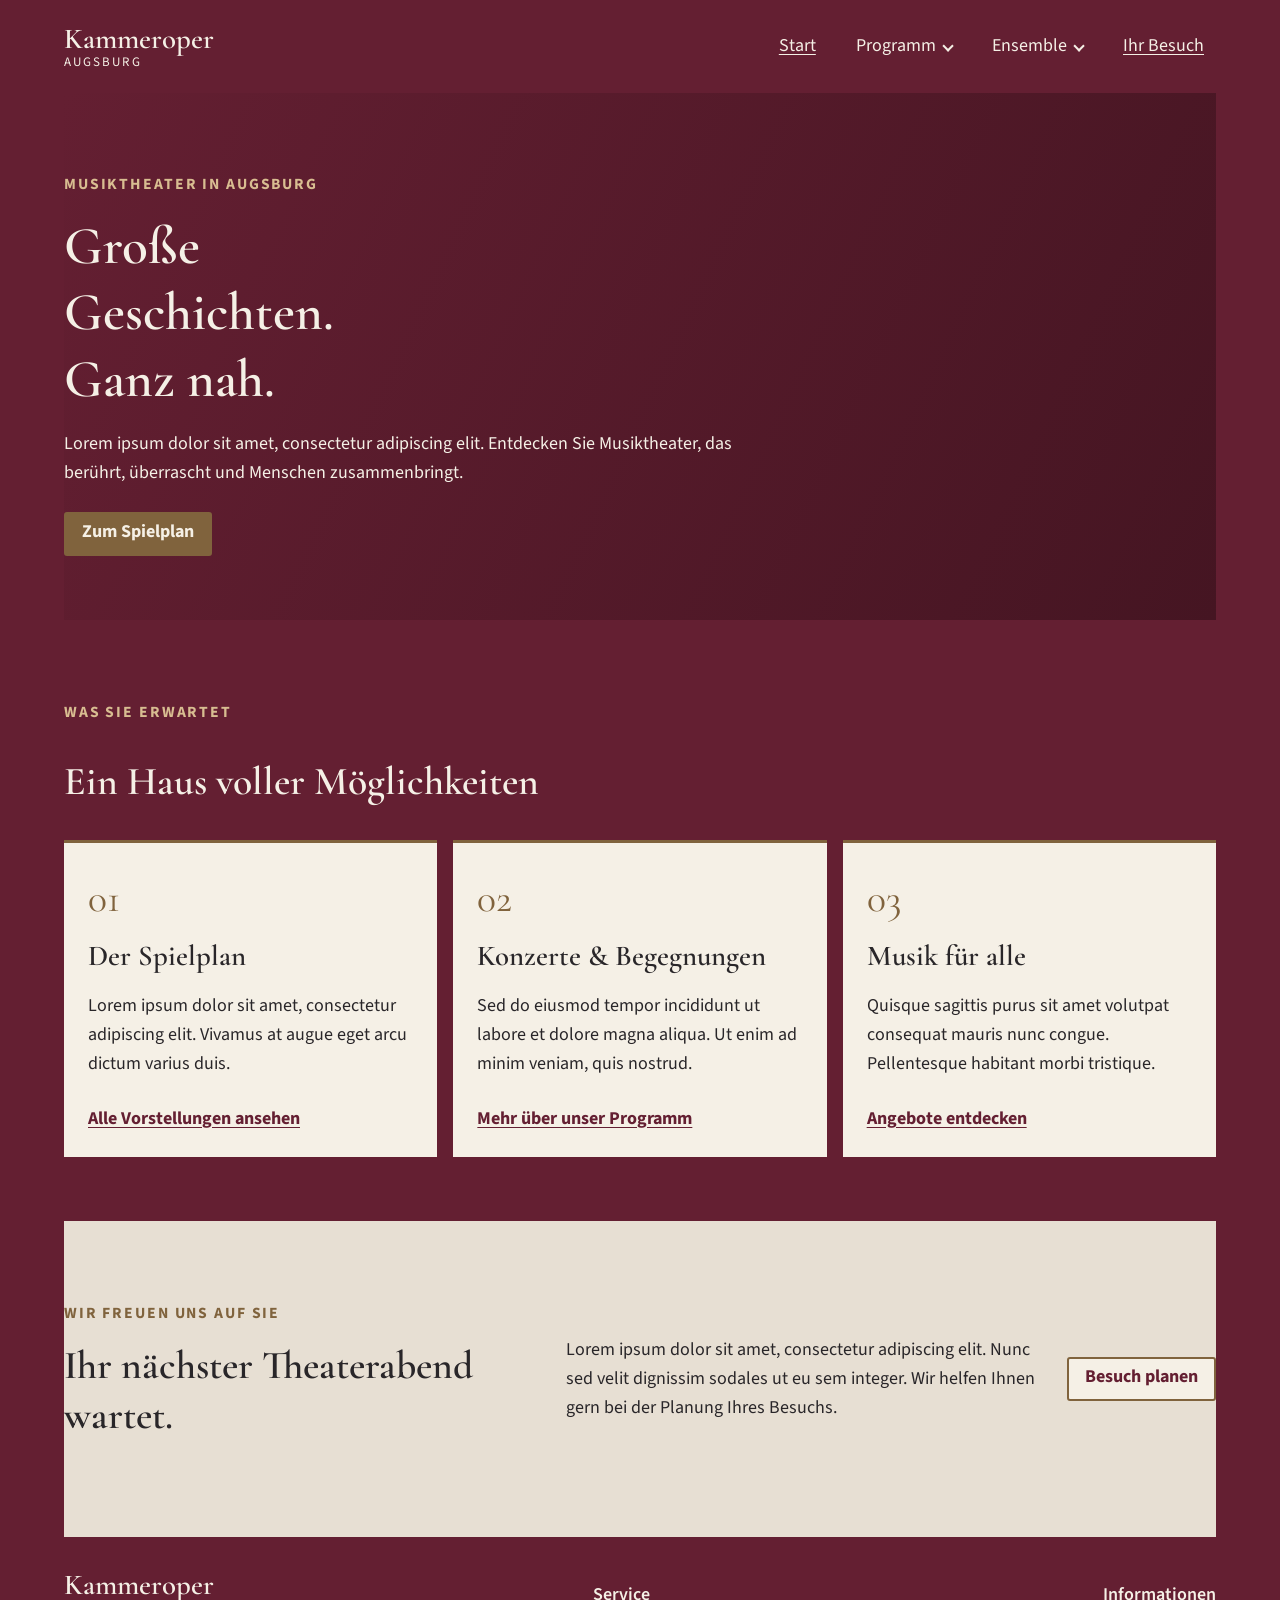
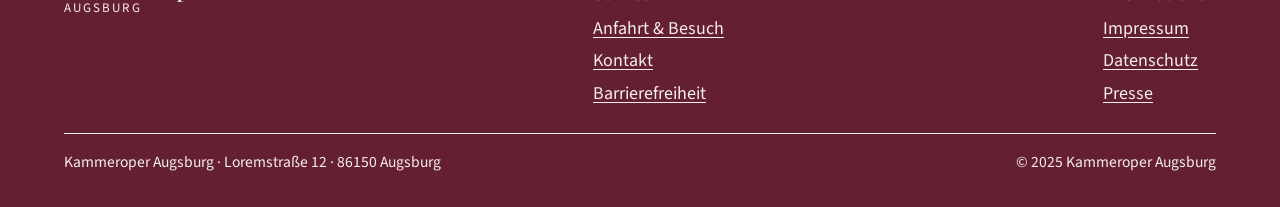
<file: index.html>
<!doctype html>
<html lang="de">
  <head>
    <meta charset="utf-8">
    <meta name="viewport" content="width=device-width, initial-scale=1">
    <meta name="description" content="Eine Beispielseite zum Betrachten der Kopf- und Fußnavigation.">
    <title>Beispielseite – Kammeroper Augsburg</title>
    <link rel="stylesheet" href="css/main.css">
    <link rel="stylesheet" href="css/demo.css">
    <script src="js/navigation.js" defer></script>
  </head>
  <body>
    <a class="skip-link" href="#inhalt">Zum Inhalt springen</a>
    <header class="site-header">
      <a class="site-brand" href="#start" aria-label="Kammeroper Augsburg – Startseite">
        <span class="site-brand__name">Kammeroper</span>
        <span class="site-brand__location">Augsburg</span>
      </a>
      <nav class="site-nav" aria-label="Hauptnavigation">
        <button class="site-nav__toggle" type="button" aria-controls="site-nav-panel"
          aria-expanded="false" popovertarget="site-nav-panel">
          Menü öffnen
        </button>
        <div class="site-nav__panel" id="site-nav-panel" popover="auto">
          <button class="site-nav__close" type="button" popovertarget="site-nav-panel"
            popovertargetaction="hide">Menü schließen</button>
          <ul class="site-nav__links">
          <li><a href="#start">Start</a></li>
          <li class="has-submenu">
            <details name="site-nav-level-1">
              <summary aria-label="Programm">Programm</summary>
              <ul class="site-nav__submenu">
                <li class="has-submenu">
                  <details name="site-nav-level-2">
                    <summary aria-label="Spielplan">Spielplan</summary>
                    <ul class="site-nav__submenu">
                      <li><a href="#spielplan">Aktuelle Vorstellungen</a></li>
                      <li><a href="#konzerte">Konzerte &amp; Begegnungen</a></li>
                    </ul>
                  </details>
                </li>
                <li><a href="#konzerte">Konzerte</a></li>
                <li><a href="#vermittlung">Musikvermittlung</a></li>
              </ul>
            </details>
          </li>
          <li class="has-submenu">
            <details name="site-nav-level-1">
              <summary aria-label="Ensemble">Ensemble</summary>
              <ul class="site-nav__submenu">
                <li><a href="#kuenstler">Künstler:innen</a></li>
                <li><a href="#geschichte">Geschichte</a></li>
              </ul>
            </details>
          </li>
          <li><a href="#besuch">Ihr Besuch</a></li>
          </ul>
        </div>
      </nav>
    </header>

    <main id="inhalt">
      <section class="hero" id="start" aria-labelledby="hero-title">
        <p class="eyebrow">Musiktheater in Augsburg</p>
        <h1 id="hero-title">Große Geschichten.<br>Ganz nah.</h1>
        <p class="hero__copy">Lorem ipsum dolor sit amet, consectetur adipiscing elit. Entdecken Sie Musiktheater, das berührt, überrascht und Menschen zusammenbringt.</p>
        <a class="button" href="#spielplan">Zum Spielplan</a>
      </section>

      <section class="content-section" id="programm" aria-labelledby="programm-title">
        <div class="section-heading">
          <p class="eyebrow">Was Sie erwartet</p>
          <h2 id="programm-title">Ein Haus voller Möglichkeiten</h2>
        </div>
        <div class="feature-grid">
          <article class="feature-card" id="spielplan">
            <span class="feature-card__number" aria-hidden="true">01</span>
            <h3>Der Spielplan</h3>
            <p>Lorem ipsum dolor sit amet, consectetur adipiscing elit. Vivamus at augue eget arcu dictum varius duis.</p>
            <a href="#besuch">Alle Vorstellungen ansehen</a>
          </article>
          <article class="feature-card" id="konzerte">
            <span class="feature-card__number" aria-hidden="true">02</span>
            <h3>Konzerte &amp; Begegnungen</h3>
            <p>Sed do eiusmod tempor incididunt ut labore et dolore magna aliqua. Ut enim ad minim veniam, quis nostrud.</p>
            <a href="#besuch">Mehr über unser Programm</a>
          </article>
          <article class="feature-card" id="vermittlung">
            <span class="feature-card__number" aria-hidden="true">03</span>
            <h3>Musik für alle</h3>
            <p>Quisque sagittis purus sit amet volutpat consequat mauris nunc congue. Pellentesque habitant morbi tristique.</p>
            <a href="#besuch">Angebote entdecken</a>
          </article>
        </div>
      </section>

      <section class="visit-section" id="besuch" aria-labelledby="besuch-title">
        <div>
          <p class="eyebrow">Wir freuen uns auf Sie</p>
          <h2 id="besuch-title">Ihr nächster Theaterabend wartet.</h2>
        </div>
        <p>Lorem ipsum dolor sit amet, consectetur adipiscing elit. Nunc sed velit dignissim sodales ut eu sem integer. Wir helfen Ihnen gern bei der Planung Ihres Besuchs.</p>
        <a class="button button--light" href="#kontakt">Besuch planen</a>
      </section>

      <section class="visually-hidden" aria-label="Weitere Beispielseiten">
        <h2 id="ensemble">Unser Ensemble</h2>
        <p id="kuenstler">Lorem ipsum dolor sit amet.</p>
        <p id="geschichte">Lorem ipsum dolor sit amet.</p>
        <p id="barrierefreiheit">Informationen zur Barrierefreiheit.</p>
        <p id="impressum">Impressum: Lorem ipsum dolor sit amet.</p>
        <p id="datenschutz">Datenschutzhinweise: Lorem ipsum dolor sit amet.</p>
        <p id="presse">Presse: Lorem ipsum dolor sit amet.</p>
      </section>
    </main>

    <footer class="site-footer">
      <div class="site-footer__main">
        <a class="site-brand site-brand--footer" href="#start">
          <span class="site-brand__name">Kammeroper</span>
          <span class="site-brand__location">Augsburg</span>
        </a>
        <nav class="footer-nav" aria-label="Servicenavigation">
          <h2>Service</h2>
          <ul>
            <li><a href="#besuch">Anfahrt &amp; Besuch</a></li>
            <li><a href="#kontakt">Kontakt</a></li>
            <li><a href="#barrierefreiheit">Barrierefreiheit</a></li>
          </ul>
        </nav>
        <nav class="footer-nav" aria-label="Rechtliche Informationen">
          <h2>Informationen</h2>
          <ul>
            <li><a href="#impressum">Impressum</a></li>
            <li><a href="#datenschutz">Datenschutz</a></li>
            <li><a href="#presse">Presse</a></li>
          </ul>
        </nav>
      </div>
      <div class="site-footer__bottom">
        <p id="kontakt">Kammeroper Augsburg · Loremstraße 12 · 86150 Augsburg</p>
        <p>© 2025 Kammeroper Augsburg</p>
      </div>
    </footer>
  </body>
</html>
</file>
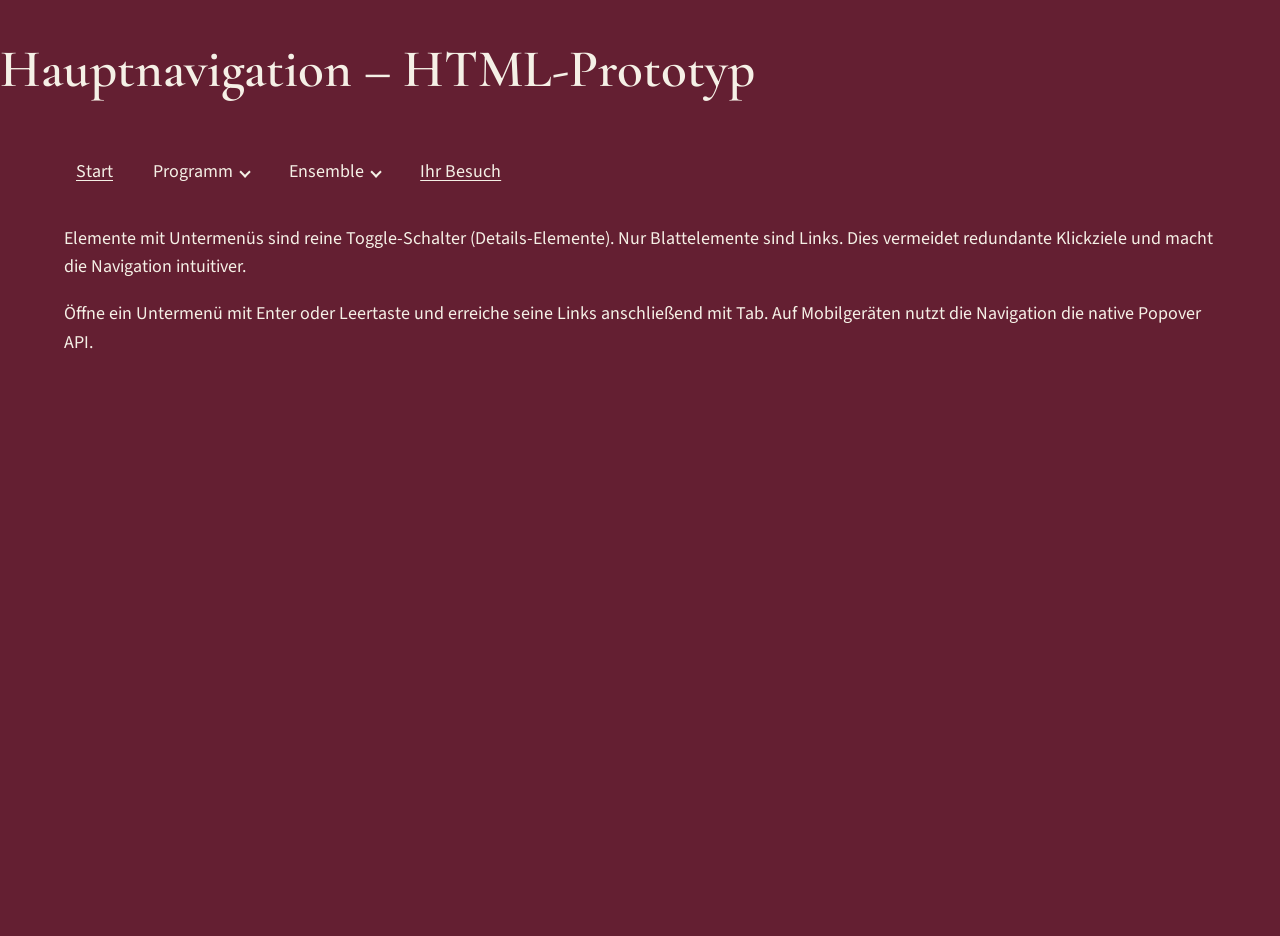
<file: prototypes/navigation.html>
<!doctype html>
<html lang="de">
  <head>
    <meta charset="utf-8">
    <meta name="viewport" content="width=device-width, initial-scale=1">
    <title>Hauptnavigation – HTML-Prototyp</title>
    <link rel="stylesheet" href="../css/main.css">
    <script src="../js/navigation.js" defer></script>
  </head>
  <body>
    <header>
      <h1>Hauptnavigation – HTML-Prototyp</h1>
    </header>

    <nav class="site-nav" aria-label="Hauptnavigation">
      <button class="site-nav__toggle" type="button" aria-controls="site-nav-panel"
        aria-expanded="false" popovertarget="site-nav-panel">
        Menü öffnen
      </button>
      <div class="site-nav__panel" id="site-nav-panel" popover="auto">
        <button class="site-nav__close" type="button" popovertarget="site-nav-panel"
          popovertargetaction="hide">Menü schließen</button>
        <ul class="site-nav__links">
          <li><a href="/start/">Start</a></li>
          <li class="has-submenu">
            <details name="site-nav-level-1">
              <summary aria-label="Programm">Programm</summary>
              <ul class="site-nav__submenu">
                <li class="has-submenu">
                  <details name="site-nav-level-2">
                    <summary aria-label="Spielplan">Spielplan</summary>
                    <ul class="site-nav__submenu">
                      <li><a href="/spielplan/2026-27/">Spielzeit 2026/27</a></li>
                      <li><a href="/spielplan/2026-27/oper/">Oper</a></li>
                      <li><a href="/spielplan/2026-27/konzerte/">Konzerte</a></li>
                    </ul>
                  </details>
                </li>
                <li><a href="/konzerte/">Konzerte</a></li>
                <li><a href="/vermittlung/">Musikvermittlung</a></li>
              </ul>
            </details>
          </li>
          <li class="has-submenu">
            <details name="site-nav-level-1">
              <summary aria-label="Ensemble">Ensemble</summary>
              <ul class="site-nav__submenu">
                <li><a href="/ensemble/kuenstler/">Künstler:innen</a></li>
                <li><a href="/ensemble/geschichte/">Geschichte</a></li>
              </ul>
            </details>
          </li>
          <li><a href="/besuch/">Ihr Besuch</a></li>
        </ul>
      </div>
    </nav>

    <main>
      <p>
        Elemente mit Untermenüs sind reine Toggle-Schalter (Details-Elemente).
        Nur Blattelemente sind Links. Dies vermeidet redundante Klickziele und macht die
        Navigation intuitiver.
      </p>
      <p>
        Öffne ein Untermenü mit Enter oder Leertaste und erreiche seine Links
        anschließend mit Tab. Auf Mobilgeräten nutzt die Navigation die native Popover API.
      </p>
    </main>
  </body>
</html>
</file>
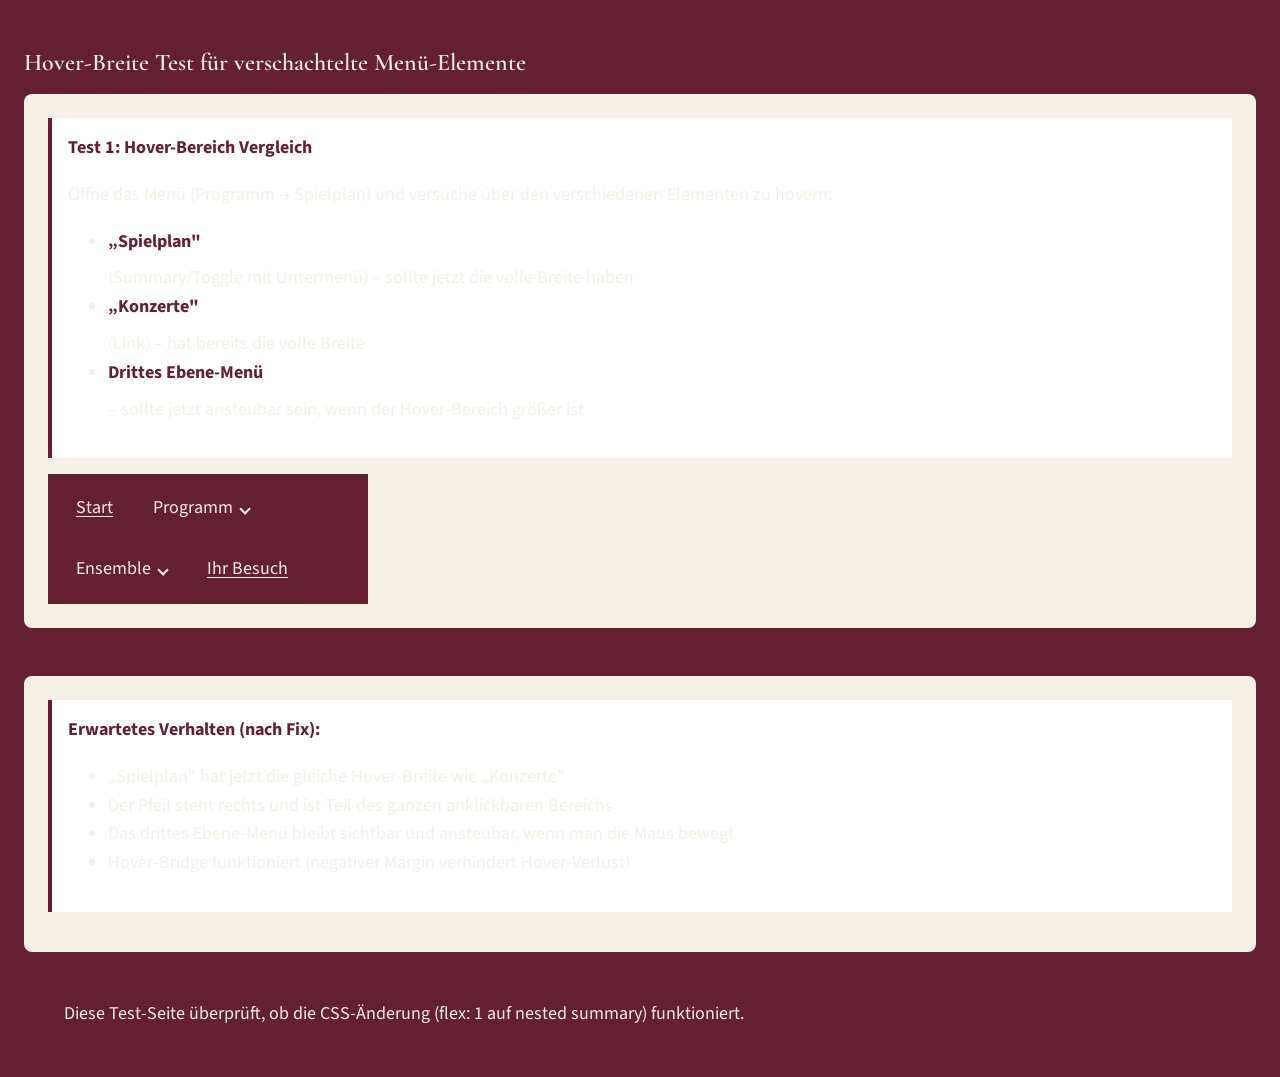
<file: test/hover-width-test.html>
<!doctype html>
<html lang="de">
<head>
  <meta charset="utf-8">
  <meta name="viewport" content="width=device-width, initial-scale=1">
  <title>Hover-Breite Test – Ebene 2 vs. Links</title>
  <link rel="stylesheet" href="../css/main.css">
  <script src="../js/navigation.js" defer></script>
  <style>
    body {
      max-width: 80rem;
      margin: 3rem auto;
      padding: 0 1.5rem;
    }
    h1 {
      margin-bottom: 1rem;
      font-size: 1.5rem;
    }
    .test-section {
      margin-bottom: 3rem;
      padding: 1.5rem;
      background: #f5f0e6;
      border-radius: 0.5rem;
    }
    .instructions {
      margin-bottom: 1rem;
      padding: 1rem;
      background: #fff;
      border-left: 4px solid #641f32;
    }
    .instructions strong {
      display: block;
      margin-bottom: 0.5rem;
      color: #641f32;
    }
    nav {
      max-width: 20rem;
    }
  </style>
</head>
<body>
  <h1>Hover-Breite Test für verschachtelte Menü-Elemente</h1>
  
  <div class="test-section">
    <div class="instructions">
      <strong>Test 1: Hover-Bereich Vergleich</strong>
      <p>
        Öffne das Menü (Programm → Spielplan) und versuche über den verschiedenen Elementen zu hovern:
      </p>
      <ul>
        <li><strong>„Spielplan"</strong> (Summary/Toggle mit Untermenü) – sollte jetzt die volle Breite haben</li>
        <li><strong>„Konzerte"</strong> (Link) – hat bereits die volle Breite</li>
        <li><strong>Drittes Ebene-Menü</strong> – sollte jetzt ansteubar sein, wenn der Hover-Bereich größer ist</li>
      </ul>
    </div>

    <nav class="site-nav" aria-label="Hauptnavigation">
      <button class="site-nav__toggle" type="button" aria-controls="site-nav-panel"
        aria-expanded="false" popovertarget="site-nav-panel">
        Menü öffnen
      </button>
      <div class="site-nav__panel" id="site-nav-panel" popover="auto">
        <button class="site-nav__close" type="button" popovertarget="site-nav-panel"
          popovertargetaction="hide">Menü schließen</button>
        <ul class="site-nav__links">
          <li><a href="#start">Start</a></li>
          <li class="has-submenu">
            <details name="site-nav-level-1" open>
              <summary aria-label="Programm">Programm</summary>
              <ul class="site-nav__submenu">
                <li class="has-submenu">
                  <details name="site-nav-level-2" open>
                    <summary aria-label="Spielplan">Spielplan</summary>
                    <ul class="site-nav__submenu">
                      <li><a href="#spielplan">Aktuelle Vorstellungen</a></li>
                      <li><a href="#konzerte">Konzerte &amp; Begegnungen</a></li>
                    </ul>
                  </details>
                </li>
                <li><a href="#konzerte">Konzerte</a></li>
                <li><a href="#vermittlung">Musikvermittlung</a></li>
              </ul>
            </details>
          </li>
          <li class="has-submenu">
            <details name="site-nav-level-1">
              <summary aria-label="Ensemble">Ensemble</summary>
              <ul class="site-nav__submenu">
                <li><a href="#kuenstler">Künstler:innen</a></li>
                <li><a href="#geschichte">Geschichte</a></li>
              </ul>
            </details>
          </li>
          <li><a href="#besuch">Ihr Besuch</a></li>
        </ul>
      </div>
    </nav>
  </div>

  <div class="test-section">
    <div class="instructions">
      <strong>Erwartetes Verhalten (nach Fix):</strong>
      <ul>
        <li>„Spielplan" hat jetzt die gleiche Hover-Breite wie „Konzerte"</li>
        <li>Der Pfeil steht rechts und ist Teil des ganzen anklickbaren Bereichs</li>
        <li>Das drittes Ebene-Menü bleibt sichtbar und ansteubar, wenn man die Maus bewegt</li>
        <li>Hover-Bridge funktioniert (negativer Margin verhindert Hover-Verlust)</li>
      </ul>
    </div>
  </div>

  <main style="margin-top: 3rem;">
    <p>Diese Test-Seite überprüft, ob die CSS-Änderung (flex: 1 auf nested summary) funktioniert.</p>
  </main>
</body>
</html>
</file>
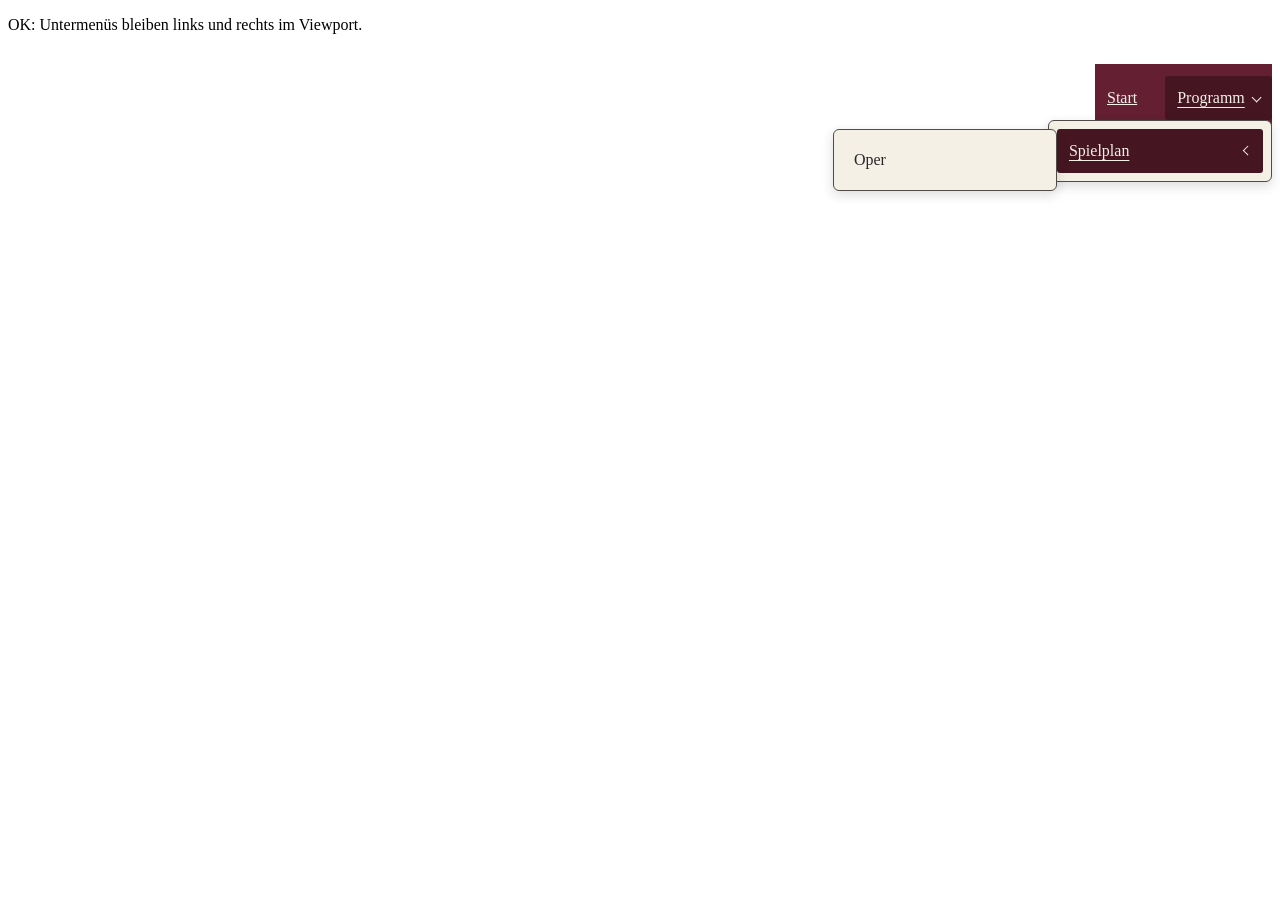
<file: test/navigation-viewport.html>
<!doctype html>
<html lang="de">
<head>
  <meta charset="utf-8">
  <meta name="viewport" content="width=device-width, initial-scale=1">
  <title>Untermenüs im Viewport</title>
  <link rel="stylesheet" href="../css/menu.css">
  <script src="../js/navigation.js" defer></script>
  <style>
    .site-nav {
      position: fixed;
      top: 4rem;
      width: max-content;
    }
  </style>
</head>
<body>
  <p id="result">Test läuft …</p>
  <nav class="site-nav" aria-label="Testnavigation">
    <button class="site-nav__toggle" type="button" aria-controls="site-nav-panel"
      aria-expanded="false" popovertarget="site-nav-panel">Menü öffnen</button>
    <div class="site-nav__panel" id="site-nav-panel" popover="auto">
      <button class="site-nav__close" type="button" popovertarget="site-nav-panel"
        popovertargetaction="hide">Menü schließen</button>
      <ul class="site-nav__links">
        <li><a href="#start">Start</a></li>
        <li>
          <details name="site-nav-level-1" open>
            <summary>Programm</summary>
            <ul class="site-nav__submenu">
              <li>
                <details name="site-nav-level-2" open>
                  <summary>Spielplan</summary>
                  <ul class="site-nav__submenu"><li><a href="#oper">Oper</a></li></ul>
                </details>
              </li>
            </ul>
          </details>
        </li>
      </ul>
    </div>
  </nav>
  <script>
    window.addEventListener("load", async () => {
      const result = document.querySelector("#result");
      if (!matchMedia("(width > 44rem)").matches) {
        result.textContent = "Test benötigt eine Desktopbreite über 44rem.";
        return;
      }

      const nav = document.querySelector(".site-nav");
      const details = [...nav.querySelectorAll("details")];
      const checkPosition = async (left, expectedReversed) => {
        nav.style.left = `${left}px`;
        nav.dispatchEvent(new PointerEvent("pointerover", { bubbles: true }));
        await new Promise(requestAnimationFrame);
        details.forEach((item) => {
          const rect = item.querySelector(":scope > ul").getBoundingClientRect();
          if (rect.left < -0.5 || rect.right > innerWidth + 0.5) {
            throw new Error(`Untermenü außerhalb des Viewports: ${rect.left}–${rect.right}`);
          }
          if (item.classList.contains("is-reversed") !== expectedReversed) {
            throw new Error("Untermenü öffnet in die falsche Richtung.");
          }
        });
      };

      try {
        await checkPosition(8, false);
        await checkPosition(innerWidth - nav.offsetWidth - 8, true);
        result.textContent = "OK: Untermenüs bleiben links und rechts im Viewport.";
      } catch (error) {
        result.textContent = `Fehler: ${error.message}`;
        throw error;
      }
    });
  </script>
</body>
</html>
</file>
<file: css/main.css>
@import url("tokens/colors.css");
@import url("tokens/typography.css");
@import url("tokens/spacing.css");
@import url("tokens/effects.css");
@import url("base/reset.css");
@import url("base/global.css");
@import url("menu.css");
@import url("components/buttons.css");
</file>
<file: css/demo.css>
.site-header {
  display: flex;
  align-items: center;
  justify-content: space-between;
  gap: var(--space-4);
  padding: var(--space-3) max(var(--space-4), calc((100% - var(--content-width)) / 2));
  background-color: var(--color-primary);
  color: var(--color-text-inverse);
}

.site-brand {
  display: inline-flex;
  flex-direction: column;
  flex-shrink: 0;
  color: inherit;
  line-height: 1.1;
  text-decoration: none;
}

.site-brand__name {
  font-family: var(--font-family-heading);
  font-size: var(--font-size-xl);
  font-weight: 600;
}

.site-brand__location {
  font-size: var(--font-size-xs);
  letter-spacing: 0.16em;
  text-transform: uppercase;
}

.site-nav {
  padding-inline: 0;
}

.skip-link {
  position: absolute;
  top: var(--space-2);
  left: var(--space-2);
  z-index: 2;
  padding: var(--space-2) var(--space-3);
  transform: translateY(-200%);
  background-color: var(--color-surface);
  color: var(--color-text);
}

.skip-link:focus {
  transform: translateY(0);
}

.hero,
.content-section,
.visit-section {
  padding-block: var(--space-8);
}

.hero {
  background: linear-gradient(115deg, var(--color-primary) 0%, var(--palette-primary-700) 100%);
  color: var(--color-text-inverse);
}

.hero h1 {
  max-width: 12ch;
  margin-block: var(--space-2) var(--space-4);
}

.hero__copy {
  max-width: 42rem;
  margin-block-end: var(--space-5);
}

.eyebrow {
  color: var(--color-accent-strong);
  font-size: var(--font-size-sm);
  font-weight: 700;
  letter-spacing: 0.12em;
  text-transform: uppercase;
}

.hero .eyebrow {
  color: var(--palette-accent-300);
}

.button {
  display: inline-block;
  padding: var(--space-2) var(--space-4);
  border: 2px solid var(--color-accent-strong);
  background-color: var(--color-accent-strong);
  color: var(--color-text-inverse);
  font-weight: 700;
  text-decoration: none;
}

.button:hover {
  background-color: var(--color-primary-hover);
}

.section-heading {
  max-width: 45rem;
  margin-block-end: var(--space-6);
}

.section-heading .eyebrow {
  margin-block-end: var(--space-2);
}

.content-section .eyebrow {
  color: var(--palette-accent-300);
}

.feature-grid {
  display: grid;
  grid-template-columns: repeat(3, minmax(0, 1fr));
  gap: var(--space-4);
}

.feature-card {
  padding: var(--space-5);
  border-top: 3px solid var(--color-accent-strong);
  background-color: var(--color-secondary);
  color: var(--color-text);
}

.feature-card__number {
  color: var(--color-accent-strong);
  font-family: var(--font-family-heading);
  font-size: var(--font-size-2xl);
}

.feature-card h3 {
  margin-block: var(--space-2);
}

.feature-card a {
  display: inline-block;
  margin-block-start: var(--space-2);
  color: var(--color-primary);
  font-weight: 700;
}

.visit-section {
  display: grid;
  grid-template-columns: 1fr 1fr auto;
  align-items: center;
  gap: var(--space-5);
  background-color: var(--color-surface-alt);
  color: var(--color-text);
}

.visit-section h2 {
  margin-block-start: var(--space-2);
}

.visit-section a {
  color: var(--color-primary);
}

.button--light {
  background-color: var(--color-surface);
  color: var(--color-primary);
}

.site-footer {
  padding-block: var(--space-6);
}

.site-footer__main,
.site-footer__bottom {
  display: flex;
  justify-content: space-between;
  gap: var(--space-5);
}

.site-footer__main {
  padding-block-end: var(--space-5);
}

.site-footer__bottom {
  padding-block-start: var(--space-4);
  border-top: 1px solid var(--color-text-inverse);
  font-size: var(--font-size-sm);
}

.site-footer__bottom p {
  margin: 0;
}

.footer-nav h2 {
  margin-block-end: var(--space-2);
  font-family: var(--font-family-body);
  font-size: var(--font-size-base);
}

.footer-nav ul {
  display: grid;
  gap: var(--space-1);
  margin: 0;
  padding: 0;
  list-style: none;
}

.visually-hidden {
  position: absolute;
  width: 1px;
  height: 1px;
  overflow: hidden;
  clip: rect(0, 0, 0, 0);
  white-space: nowrap;
  clip-path: inset(50%);
}

@media (max-width: 55rem) {
  .site-header {
    align-items: flex-start;
    flex-direction: column;
  }

  .site-nav {
    width: 100%;
  }

  .site-nav__links {
    padding-block: var(--space-2);
  }

  .feature-grid {
    grid-template-columns: 1fr 1fr;
  }

  .visit-section {
    grid-template-columns: 1fr 1fr;
  }

  .visit-section .button {
    justify-self: start;
  }
}

@media (max-width: 40rem) {
  .feature-grid,
  .visit-section {
    grid-template-columns: 1fr;
  }

  .site-footer__main,
  .site-footer__bottom {
    align-items: flex-start;
    flex-direction: column;
  }
}
</file>
<file: css/menu.css>
@import url("components/navigation.css");
@import url("components/footer.css");
</file>
